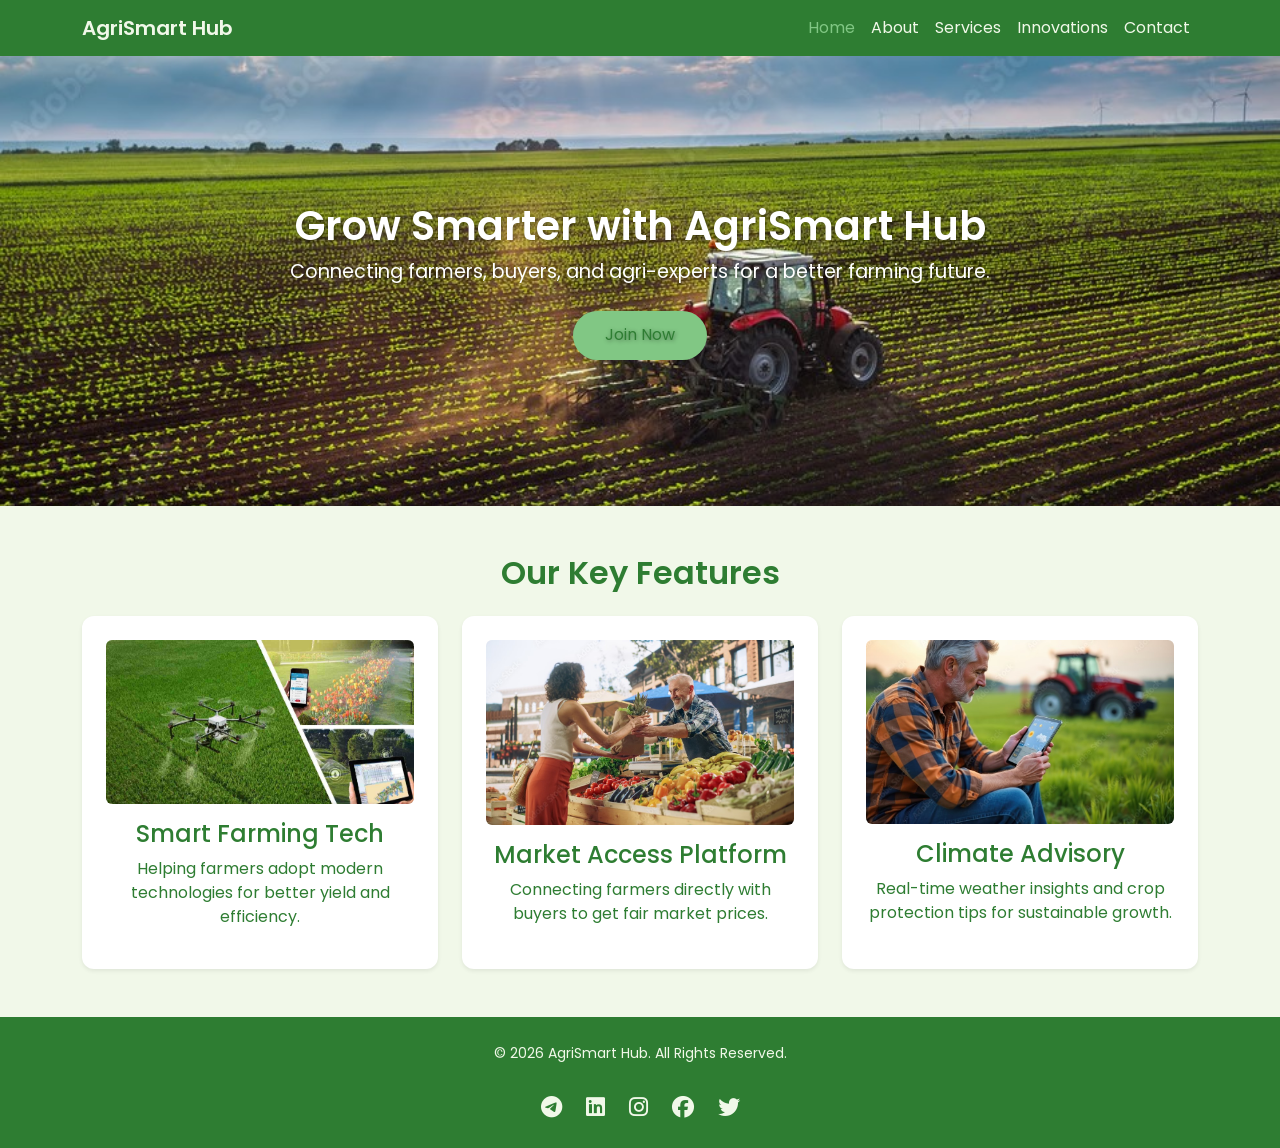
<file: index.html>
<!doctype html>
<html lang="en">
<head>
  <meta charset="UTF-8">
  <meta name="viewport" content="width=device-width, initial-scale=1.0">
  <meta name="description" content="AgriSmart Hub - connecting farmers, buyers and experts for smarter agriculture.">
  <title>AgriSmart Hub | Home</title>

  <link href="https://cdn.jsdelivr.net/npm/bootstrap@5.3.0/dist/css/bootstrap.min.css" rel="stylesheet">
  <link href="https://cdn.jsdelivr.net/npm/bootstrap-icons@1.10.5/font/bootstrap-icons.css" rel="stylesheet">
  <link href="https://fonts.googleapis.com/css2?family=Poppins:wght@400;600&display=swap" rel="stylesheet">
  <link rel="stylesheet" href="https://cdnjs.cloudflare.com/ajax/libs/font-awesome/6.5.0/css/all.min.css">
  <link rel="stylesheet" href="style.css">
</head>
<body>

  <nav class="navbar navbar-expand-lg main-navbar sticky-top">
    <div class="container">
      <a class="navbar-brand site-logo" href="index.html">AgriSmart Hub</a>
      <button class="navbar-toggler" type="button" data-bs-toggle="collapse" data-bs-target="#menuBar">
        <span class="navbar-toggler-icon"></span>
      </button>
      <div class="collapse navbar-collapse" id="menuBar">
        <ul class="navbar-nav ms-auto nav-links">
          <li class="nav-item"><a class="nav-link active" href="index.html">Home</a></li>
          <li class="nav-item"><a class="nav-link" href="about.html">About</a></li>
          <li class="nav-item"><a class="nav-link" href="services.html">Services</a></li>
          <li class="nav-item"><a class="nav-link" href="innovations.html">Innovations</a></li>
          <li class="nav-item"><a class="nav-link" href="contact.html">Contact</a></li>
        </ul>
      </div>
    </div>
  </nav>

 
 <section class="hero text-center d-flex align-items-center" style="background-image: url('images/main1.jpeg');">
    <div class="container">
      <h1 class="hero-title">Grow Smarter with AgriSmart Hub</h1>
      <p class="hero-text">Connecting farmers, buyers, and agri-experts for a better farming future.</p>
      <a href="about.html" class="btn join-btn">Join Now</a>
    </div>
  </section>
  
  <section class="features py-5 text-center">
    <div class="container">
      <h2 class="section-title mb-4">Our Key Features</h2>
      <div class="row g-4">
        <div class="col-md-4">
          <div class="feature-card p-4 shadow-sm h-100">
            <img src="images/home1.png" class="img-fluid rounded mb-3" alt="">
            <h4>Smart Farming Tech</h4>
            <p>Helping farmers adopt modern technologies for better yield and efficiency.</p>
          </div>
        </div>

        <div class="col-md-4">
          <div class="feature-card p-4 shadow-sm h-100">
            <img src="images/home2.jpeg" class="img-fluid rounded mb-3" alt="">
            <h4>Market Access Platform</h4>
            <p>Connecting farmers directly with buyers to get fair market prices.</p>
          </div>
        </div>

        <div class="col-md-4">
          <div class="feature-card p-4 shadow-sm h-100">
            <img src="images/home3.jpeg" class="img-fluid rounded mb-3" alt="">
            <h4>Climate Advisory</h4>
            <p>Real-time weather insights and crop protection tips for sustainable growth.</p>
          </div>
        </div>
      </div>
    </div>
  </section>


  <footer class="footer py-3">
    <div class="container text-center">
      <div class="py-2">
        <small>© <span class="year"></span> AgriSmart Hub. All Rights Reserved.</small>
      </div>
      <div class="py-2 social-icons">
        <a href="#" target="_blank"><i class="fab fa-telegram"></i></a>
        <a href="#" target="_blank"><i class="fab fa-linkedin"></i></a>
        <a href="#" target="_blank"><i class="fab fa-instagram"></i></a>
        <a href="#" target="_blank"><i class="fab fa-facebook"></i></a>
        <a href="#" target="_blank"><i class="fab fa-twitter"></i></a>
      </div>
    </div>
  </footer>

  <script src="https://cdn.jsdelivr.net/npm/bootstrap@5.3.0/dist/js/bootstrap.bundle.min.js"></script>
  <script>
    document.querySelectorAll(".year").forEach(y => {
      y.textContent = new Date().getFullYear();
    });
  </script>

</body>
</html>
</file>
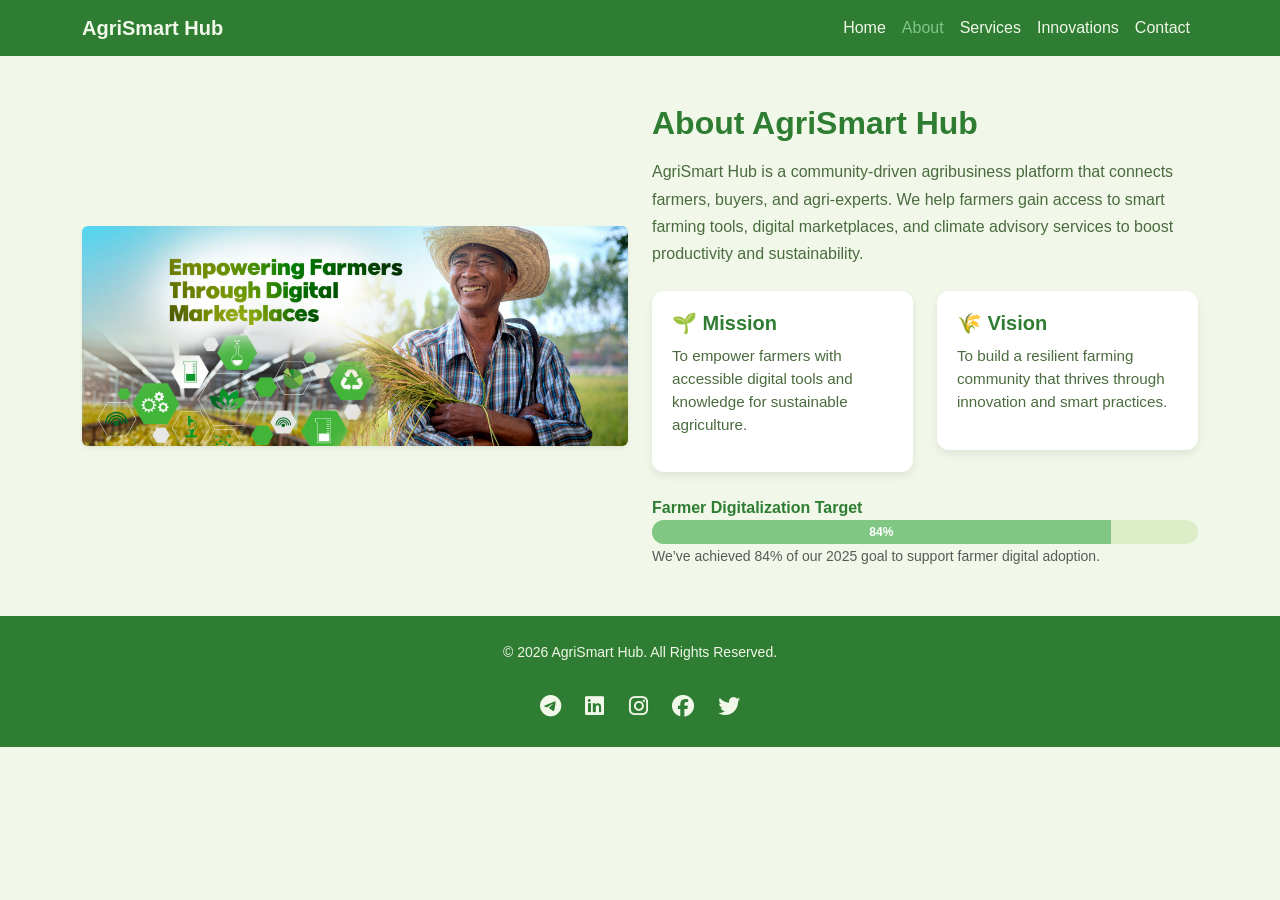
<file: about.html>
<!doctype html>
<html lang="en">
<head>
  <meta charset="utf-8">
  <meta name="viewport" content="width=device-width, initial-scale=1">
  <title>About — AgriSmart Hub</title>


  <link href="https://cdn.jsdelivr.net/npm/bootstrap@5.3.2/dist/css/bootstrap.min.css" rel="stylesheet">

  
  <link rel="stylesheet" href="https://cdnjs.cloudflare.com/ajax/libs/font-awesome/6.5.0/css/all.min.css">

  <link rel="stylesheet" href="style.css">
</head>
<body>


  <nav class="navbar navbar-expand-lg navbar-dark sticky-top main-navbar">
    <div class="container">
      <a class="navbar-brand site-logo" href="index.html">AgriSmart Hub</a>
      <button class="navbar-toggler" type="button" data-bs-toggle="collapse" data-bs-target="#mainNav">
        <span class="navbar-toggler-icon"></span>
      </button>

      <div class="collapse navbar-collapse" id="mainNav">
        <ul class="navbar-nav ms-auto">
          <li class="nav-item"><a class="nav-link" href="index.html">Home</a></li>
          <li class="nav-item"><a class="nav-link active" href="about.html">About</a></li>
          <li class="nav-item"><a class="nav-link" href="services.html">Services</a></li>
          <li class="nav-item"><a class="nav-link" href="innovations.html">Innovations</a></li>
          <li class="nav-item"><a class="nav-link" href="contact.html">Contact</a></li>
        </ul>
      </div>
    </div>
  </nav>


  <section class="about-section py-5">
    <div class="container">
      <div class="row align-items-center g-4">
        <div class="col-md-6">
          <img src="images/about.png" alt="Our team on the field" class="about-img img-fluid rounded shadow-sm">
        </div>
        <div class="col-md-6">
          <h2 class="about-title mb-3">About AgriSmart Hub</h2>
          <p class="about-text">AgriSmart Hub is a community-driven agribusiness platform that connects farmers, buyers, and agri-experts. We help farmers gain access to smart farming tools, digital marketplaces, and climate advisory services to boost productivity and sustainability.</p>

          <div class="row mt-4">
            <div class="col-sm-6">
              <div class="info-card">
                <h5>🌱 Mission</h5>
                <p>To empower farmers with accessible digital tools and knowledge for sustainable agriculture.</p>
              </div>
            </div>
            <div class="col-sm-6">
              <div class="info-card">
                <h5>🌾 Vision</h5>
                <p>To build a resilient farming community that thrives through innovation and smart practices.</p>
              </div>
            </div>
          </div>

        
          <div class="progress-section mt-4">
            <label class="fw-semibold">Farmer Digitalization Target</label>
            <div class="progress rounded-pill" style="height: 24px;">
              <div class="progress-bar" role="progressbar" style="width: 84%;" aria-valuenow="84" aria-valuemin="0" aria-valuemax="100">84%</div>
            </div>
            <small class="text-muted">We’ve achieved 84% of our 2025 goal to support farmer digital adoption.</small>
          </div>
        </div>
      </div>
    </div>
  </section>

  <footer class="footer py-3">
    <div class="container text-center">
      <div class="py-2">
        <small>© <span class="year"></span> AgriSmart Hub. All Rights Reserved.</small>
      </div>

      <div class="py-2 social-icons">
        <a href="https://telegram.org/" target="_blank"><i class="fab fa-telegram"></i></a>
        <a href="https://linkedin.com/" target="_blank"><i class="fab fa-linkedin"></i></a>
        <a href="https://instagram.com/" target="_blank"><i class="fab fa-instagram"></i></a>
        <a href="https://facebook.com/" target="_blank"><i class="fab fa-facebook"></i></a>
        <a href="https://twitter.com/" target="_blank"><i class="fab fa-twitter"></i></a>
      </div>
    </div>
  </footer>

  <script src="https://cdn.jsdelivr.net/npm/bootstrap@5.3.2/dist/js/bootstrap.bundle.min.js"></script>
  <script>
    document.querySelectorAll(".year").forEach(y => {
      y.textContent = new Date().getFullYear();
    });
  </script>

</body>
</html>
</file>
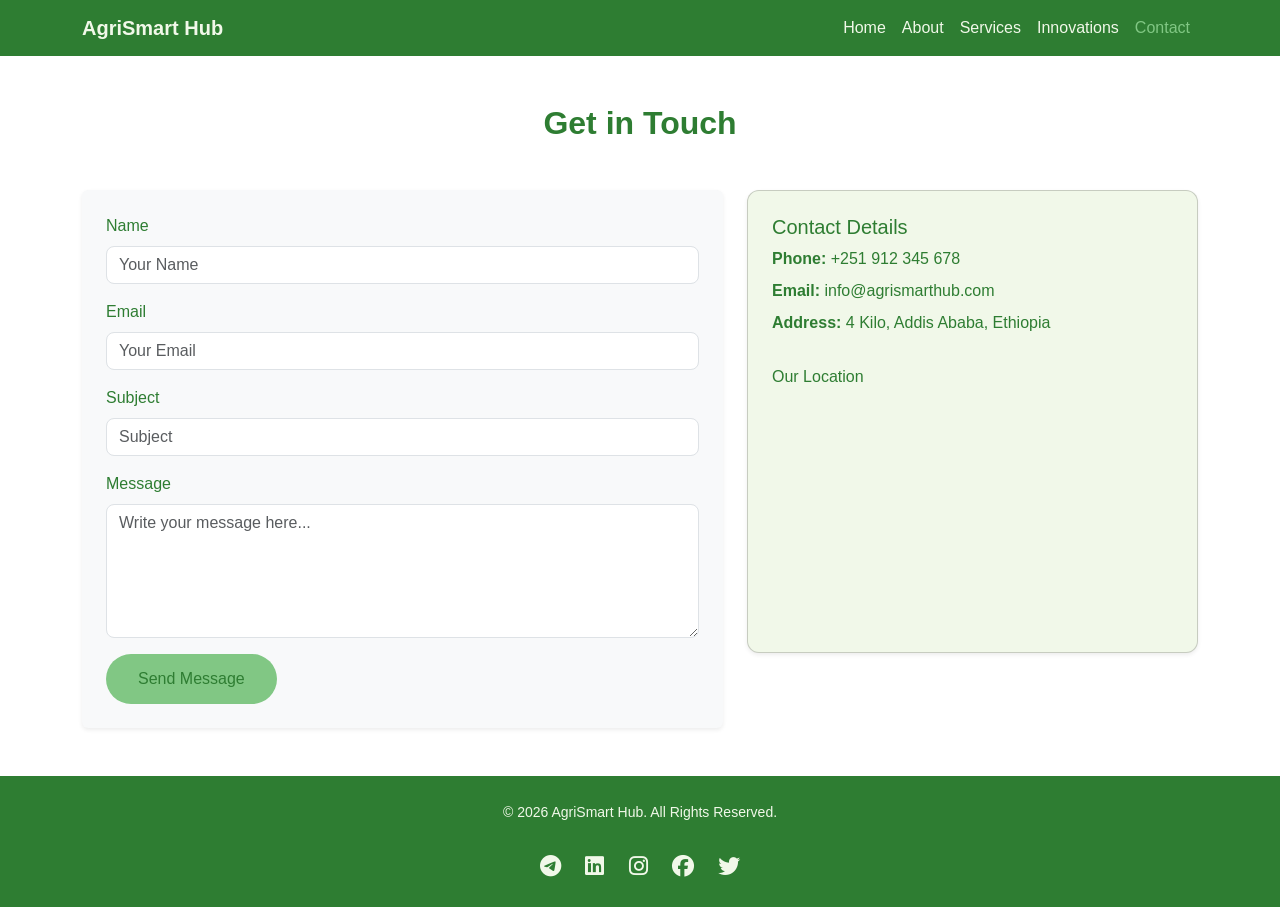
<file: contact.html>
<!doctype html>
<html lang="en">
<head>
  <meta charset="UTF-8">
  <meta name="viewport" content="width=device-width, initial-scale=1">
  <title>Contact — AgriSmart Hub</title>
 
  <link href="https://cdn.jsdelivr.net/npm/bootstrap@5.3.2/dist/css/bootstrap.min.css" rel="stylesheet">
 
  <link rel="stylesheet" href="https://cdnjs.cloudflare.com/ajax/libs/font-awesome/6.5.0/css/all.min.css">

  <link rel="stylesheet" href="style.css">
</head>
<body>


  <nav class="navbar navbar-expand-lg navbar-dark sticky-top main-navbar">
    <div class="container">
      <a class="navbar-brand site-logo" href="index.html">AgriSmart Hub</a>
      <button class="navbar-toggler" type="button" data-bs-toggle="collapse" data-bs-target="#mainNav">
        <span class="navbar-toggler-icon"></span>
      </button>
      <div class="collapse navbar-collapse" id="mainNav">
        <ul class="navbar-nav ms-auto">
          <li class="nav-item"><a class="nav-link" href="index.html">Home</a></li>
          <li class="nav-item"><a class="nav-link" href="about.html">About</a></li>
          <li class="nav-item"><a class="nav-link" href="services.html">Services</a></li>
          <li class="nav-item"><a class="nav-link" href="innovations.html">Innovations</a></li>
          <li class="nav-item"><a class="nav-link active" href="contact.html">Contact</a></li>
        </ul>
      </div>
    </div>
  </nav>

  <section class="section py-5 bg-white">
    <div class="container">
      <h2 class="section-title text-center mb-5">Get in Touch</h2>
      <div class="row g-4">
      
        <div class="col-lg-7">
          <form class="contact-form p-4 rounded shadow-sm bg-light">
            <div class="mb-3">
              <label for="name" class="form-label">Name</label>
              <input type="text" class="form-control" id="name" placeholder="Your Name">
            </div>
            <div class="mb-3">
              <label for="email" class="form-label">Email</label>
              <input type="email" class="form-control" id="email" placeholder="Your Email">
            </div>
            <div class="mb-3">
              <label for="subject" class="form-label">Subject</label>
              <input type="text" class="form-control" id="subject" placeholder="Subject">
            </div>
            <div class="mb-3">
              <label for="message" class="form-label">Message</label>
              <textarea class="form-control" id="message" rows="5" placeholder="Write your message here..."></textarea>
            </div>
            <button type="submit" class="btn btn-submit">Send Message</button>
          </form>
        </div>

        
        <div class="col-lg-5">
          <div class="card p-4 shadow-sm contact-sidebar">
            <h5>Contact Details</h5>
            <p><strong>Phone:</strong> +251 912 345 678</p>
            <p><strong>Email:</strong> info@agrismarthub.com</p>
            <p><strong>Address:</strong> 4 Kilo, Addis Ababa, Ethiopia</p>
            <h6 class="mt-4">Our Location</h6>
            <div class="ratio ratio-16x9 mt-2">
               <iframe 
                   src="https://www.google.com/maps/embed?pb=!1m18!1m12!1m3!1d3980.5!2d38.7605!3d9.0344!2m3!1f0!2f0!3f0!3m2!1i1024!2i768!4f13.1!3m3!1m2!1s0x164b8a1a1234567%3A0xabcdef1234567890!2sAddis%20Ababa%20University%204%20Kilo%20Campus!5e0!3m2!1sen!2set!4v1700000000000" 
                    width="100%" 
                    height="100%" 
                    style="border:0;" 
                    allowfullscreen="" 
                    loading="lazy">
                </iframe>
            </div>
          </div>
        </div>

      </div>
    </div>
  </section>


  <footer class="footer py-3">
    <div class="container text-center">
      <div class="py-2">
        <small>© <span class="year"></span> AgriSmart Hub. All Rights Reserved.</small>
      </div>
      
      <div class="py-2 social-icons">
        <a href="https://telegram.org/" target="_blank"><i class="fab fa-telegram"></i></a>
        <a href="https://linkedin.com/" target="_blank"><i class="fab fa-linkedin"></i></a>
        <a href="https://instagram.com/" target="_blank"><i class="fab fa-instagram"></i></a>
        <a href="https://facebook.com/" target="_blank"><i class="fab fa-facebook"></i></a>
        <a href="https://twitter.com/" target="_blank"><i class="fab fa-twitter"></i></a>
      </div>
    </div>
  </footer>

 
  <script src="https://cdn.jsdelivr.net/npm/bootstrap@5.3.2/dist/js/bootstrap.bundle.min.js"></script>
  <script>
    document.querySelectorAll(".year").forEach(y => {
      y.textContent = new Date().getFullYear();
    });
  </script>

</body>
</html>
</file>
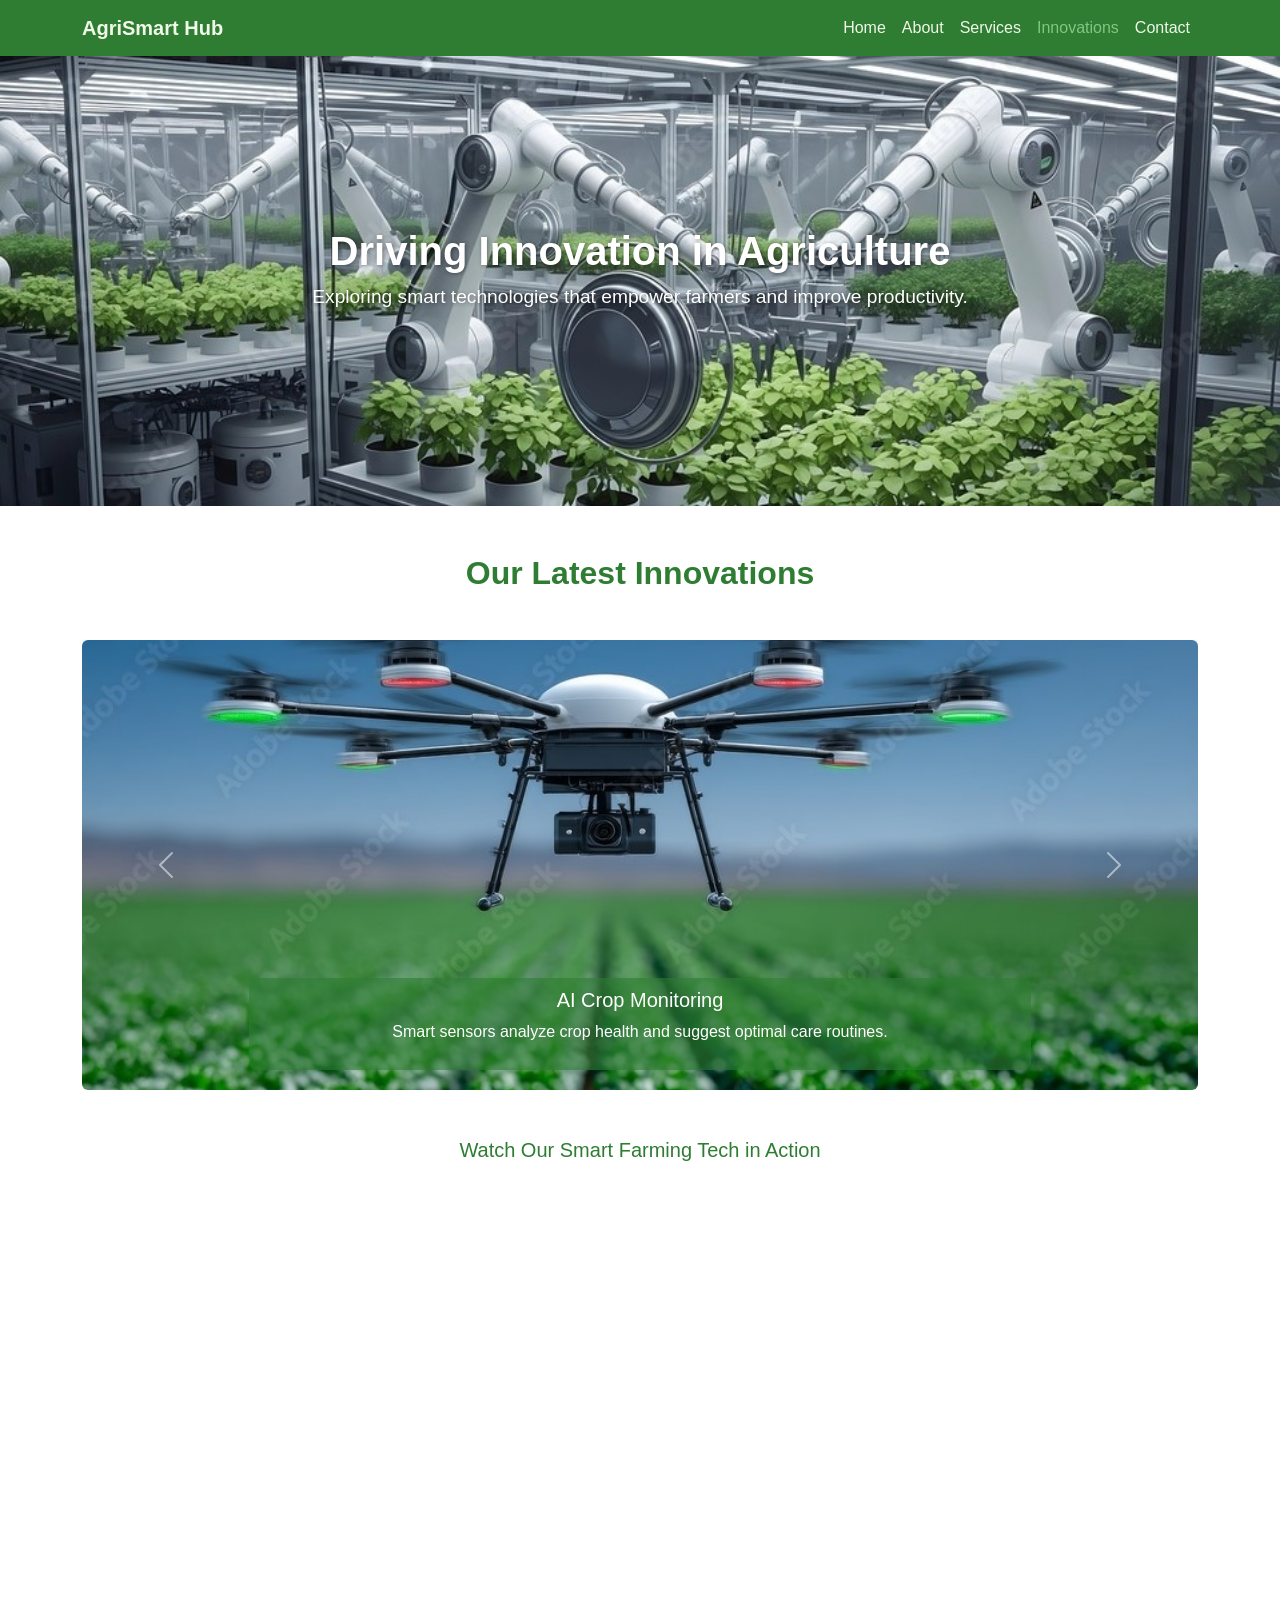
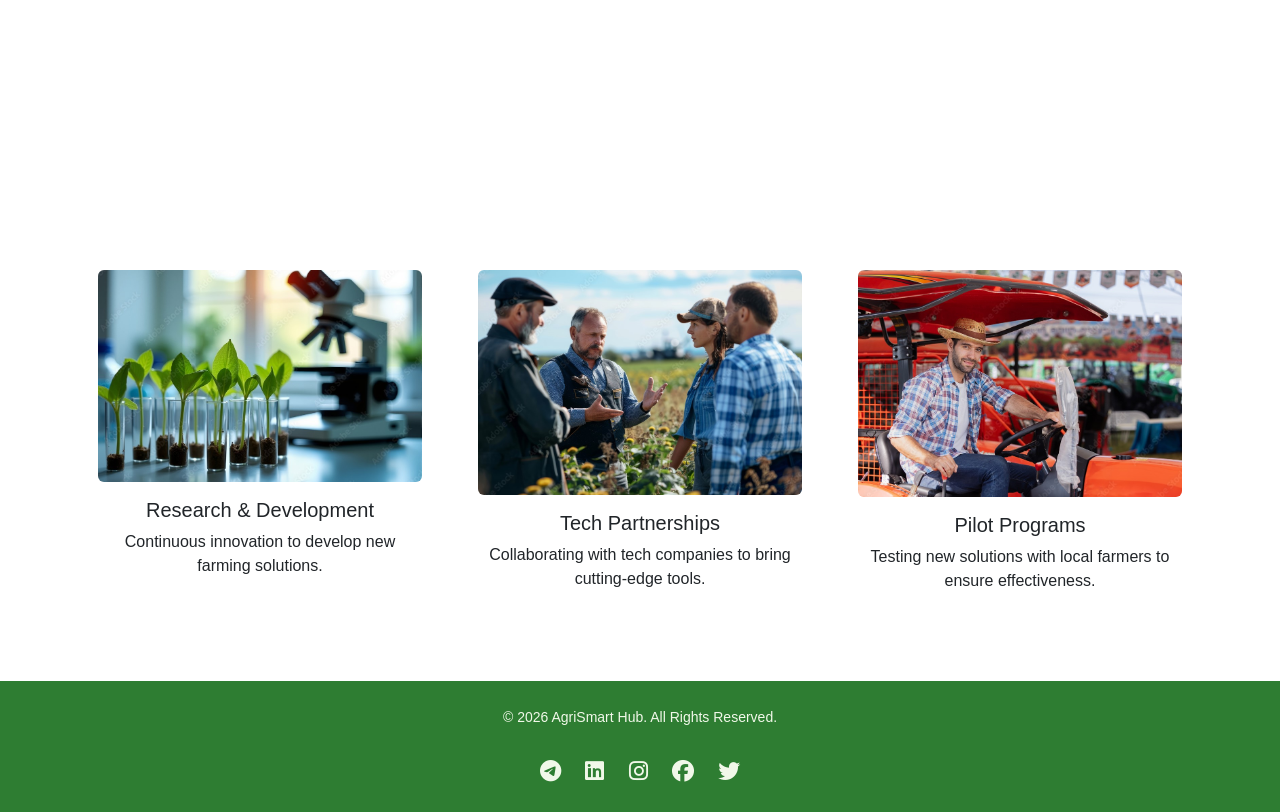
<file: innovations.html>
<!doctype html>
<html lang="en">
<head>
  <meta charset="utf-8">
  <meta name="viewport" content="width=device-width, initial-scale=1">
  <title>Innovations — AgriSmart Hub</title>

  <link href="https://cdn.jsdelivr.net/npm/bootstrap@5.3.2/dist/css/bootstrap.min.css" rel="stylesheet">

  <link rel="stylesheet" href="https://cdnjs.cloudflare.com/ajax/libs/font-awesome/6.5.0/css/all.min.css">

  <link rel="stylesheet" href="style.css">
</head>
<body>

  <nav class="navbar navbar-expand-lg navbar-dark sticky-top main-navbar">
    <div class="container">
      <a class="navbar-brand site-logo" href="index.html">AgriSmart Hub</a>
      <button class="navbar-toggler" type="button" data-bs-toggle="collapse" data-bs-target="#mainNav">
        <span class="navbar-toggler-icon"></span>
      </button>
      <div class="collapse navbar-collapse" id="mainNav">
        <ul class="navbar-nav ms-auto">
          <li class="nav-item"><a class="nav-link" href="index.html">Home</a></li>
          <li class="nav-item"><a class="nav-link" href="about.html">About</a></li>
          <li class="nav-item"><a class="nav-link" href="services.html">Services</a></li>
          <li class="nav-item"><a class="nav-link active" href="innovations.html">Innovations</a></li>
          <li class="nav-item"><a class="nav-link" href="contact.html">Contact</a></li>
        </ul>
      </div>
    </div>
  </nav>


  <section class="hero py-5" style="background-image: url('images/main2.jpeg'); background-size: cover; background-position: center;">
    <div class="container text-center text-white">
      <h1 class="hero-title">Driving Innovation in Agriculture</h1>
      <p class="hero-text">Exploring smart technologies that empower farmers and improve productivity.</p>
    </div>
  </section>


  <section class="section bg-white py-5">
    <div class="container">
      <h2 class="section-title text-center mb-5">Our Latest Innovations</h2>
      <div id="innovationCarousel" class="carousel slide mb-5" data-bs-ride="carousel">
        <div class="carousel-inner">
          <div class="carousel-item active">
            <img src="images/inno1.jpeg" class="d-block w-100 rounded" alt="AI Crop Monitoring">
            <div class="carousel-caption d-none d-md-block">
              <h5>AI Crop Monitoring</h5>
              <p>Smart sensors analyze crop health and suggest optimal care routines.</p>
            </div>
          </div>
          <div class="carousel-item">
            <img src="images/inno2.jpeg" class="d-block w-100 rounded" alt="Automated Greenhouse">
            <div class="carousel-caption d-none d-md-block">
              <h5>Automated Greenhouse Systems</h5>
              <p>Control temperature, humidity, and irrigation for year-round growth.</p>
            </div>
          </div>
          <div class="carousel-item">
            <img src="images/inno3.jpeg" class="d-block w-100 rounded" alt="Soil Sensor Tech">
            <div class="carousel-caption d-none d-md-block">
              <h5>Sensor-Driven Soil Analysis</h5>
              <p>Real-time soil data helps farmers optimize fertilization and watering.</p>
            </div>
          </div>
        </div>
        <button class="carousel-control-prev" type="button" data-bs-target="#innovationCarousel" data-bs-slide="prev">
          <span class="carousel-control-prev-icon" aria-hidden="true"></span>
          <span class="visually-hidden">Previous</span>
        </button>
        <button class="carousel-control-next" type="button" data-bs-target="#innovationCarousel" data-bs-slide="next">
          <span class="carousel-control-next-icon" aria-hidden="true"></span>
          <span class="visually-hidden">Next</span>
        </button>
      </div>

      
      <div class="text-center mb-5">
        <h5 class="mb-3">Watch Our Smart Farming Tech in Action</h5>
        <div class="ratio ratio-16x9">
          <iframe width="100%" height="100%" src="https://www.youtube.com/embed/8Cda6QTnfbY?si=0ltB2UNe9XXfOIc9" title="YouTube video player" frameborder="0" allow="accelerometer; autoplay; clipboard-write; encrypted-media; gyroscope; picture-in-picture; web-share" referrerpolicy="strict-origin-when-cross-origin" allowfullscreen></iframe>
        </div>
      </div>

      <div class="row text-center">
        <div class="col-md-4 mb-4">
          <div class="card highlight-card h-100 p-3">
            <img src="images/inno4.jpeg" class="card-img-top rounded mb-3" alt="Research & Development">
            <h5 class="card-title">Research & Development</h5>
            <p class="card-text">Continuous innovation to develop new farming solutions.</p>
          </div>
        </div>
        <div class="col-md-4 mb-4">
          <div class="card highlight-card h-100 p-3">
            <img src="images/inno5.jpeg" class="card-img-top rounded mb-3" alt="Tech Partnerships">
            <h5 class="card-title">Tech Partnerships</h5>
            <p class="card-text">Collaborating with tech companies to bring cutting-edge tools.</p>
          </div>
        </div>
        <div class="col-md-4 mb-4">
          <div class="card highlight-card h-100 p-3">
            <img src="images/inno6.jpeg" class="card-img-top rounded mb-3" alt="Pilot Programs">
            <h5 class="card-title">Pilot Programs</h5>
            <p class="card-text">Testing new solutions with local farmers to ensure effectiveness.</p>
          </div>
        </div>
      </div>
    </div>
  </section>

  <footer class="footer py-3">
    <div class="container text-center">
      <div class="py-2">
        <small>© <span class="year"></span> AgriSmart Hub. All Rights Reserved.</small>
      </div>

      <div class="py-2 social-icons">
        <a href="https://telegram.org/" target="_blank"><i class="fab fa-telegram"></i></a>
        <a href="https://linkedin.com/" target="_blank"><i class="fab fa-linkedin"></i></a>
        <a href="https://instagram.com/" target="_blank"><i class="fab fa-instagram"></i></a>
        <a href="https://facebook.com/" target="_blank"><i class="fab fa-facebook"></i></a>
        <a href="https://twitter.com/" target="_blank"><i class="fab fa-twitter"></i></a>
      </div>
    </div>
  </footer>


  <script src="https://cdn.jsdelivr.net/npm/bootstrap@5.3.2/dist/js/bootstrap.bundle.min.js"></script>
  <script>
    document.querySelectorAll(".year").forEach(y => {
      y.textContent = new Date().getFullYear();
    });
  </script>

</body>
</html>
</file>
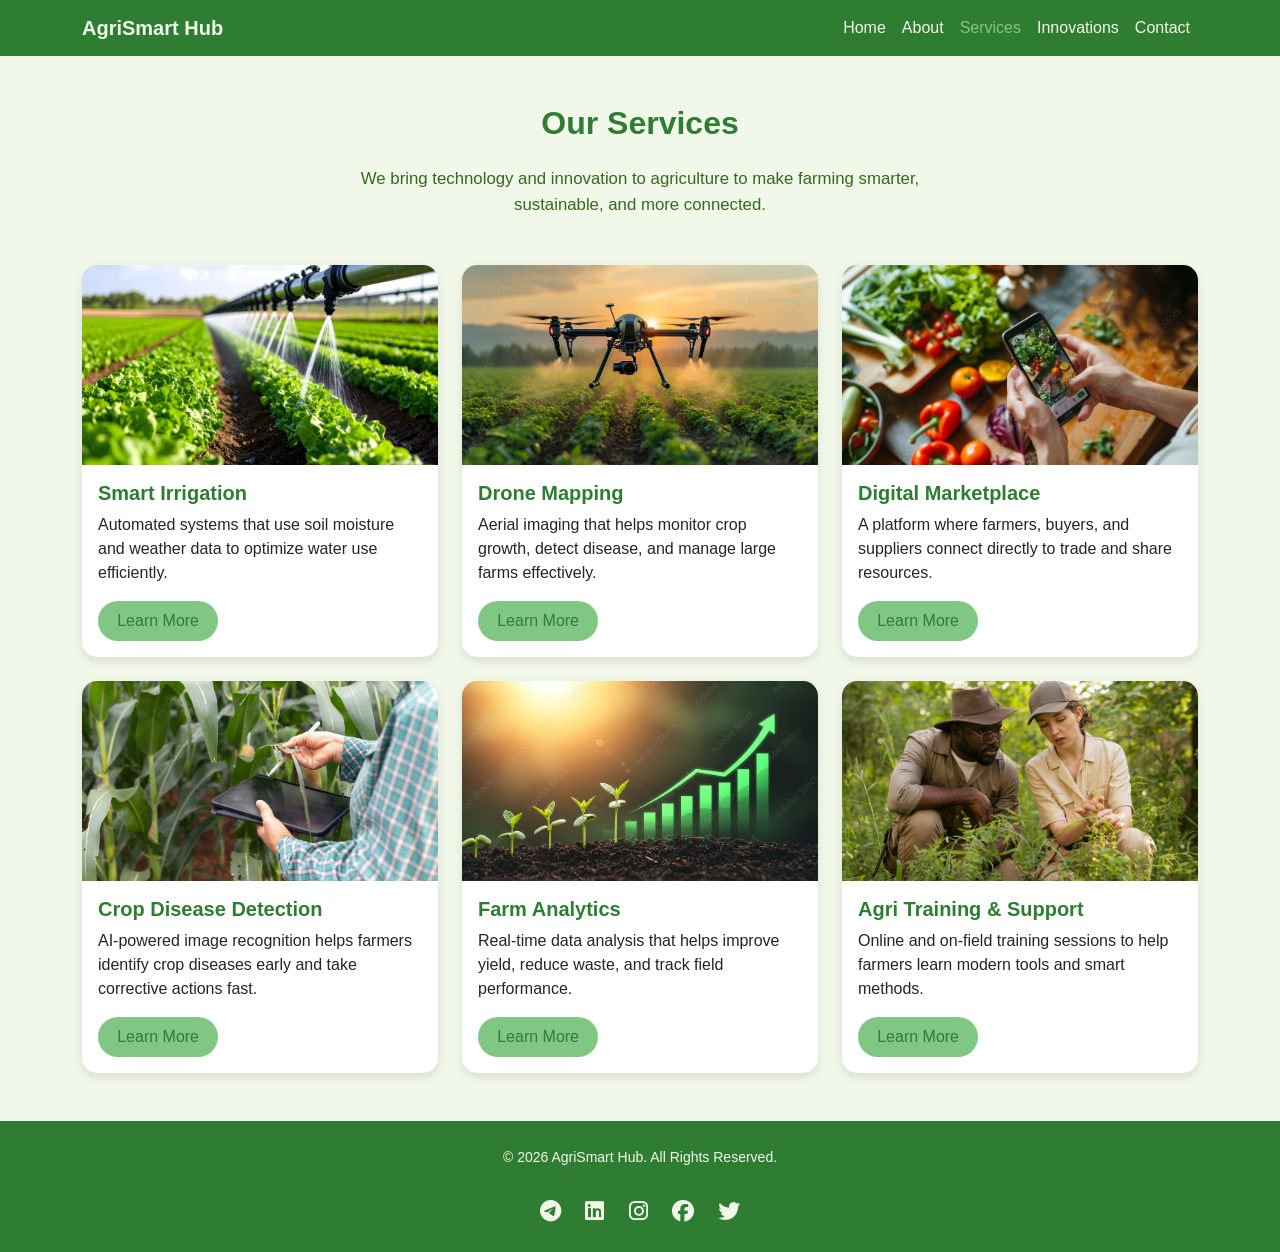
<file: services.html>
<!doctype html>
<html lang="en">
<head>
  <meta charset="utf-8">
  <meta name="viewport" content="width=device-width, initial-scale=1">
  <title>Services — AgriSmart Hub</title>

  <link href="https://cdn.jsdelivr.net/npm/bootstrap@5.3.2/dist/css/bootstrap.min.css" rel="stylesheet">

  
  <link rel="stylesheet" href="https://cdnjs.cloudflare.com/ajax/libs/font-awesome/6.5.0/css/all.min.css">


  <link rel="stylesheet" href="style.css">
</head>
<body>
 
  <nav class="navbar navbar-expand-lg navbar-dark sticky-top main-navbar">
    <div class="container">
      <a class="navbar-brand site-logo" href="index.html">AgriSmart Hub</a>
      <button class="navbar-toggler" type="button" data-bs-toggle="collapse" data-bs-target="#mainNav">
        <span class="navbar-toggler-icon"></span>
      </button>
      <div class="collapse navbar-collapse" id="mainNav">
        <ul class="navbar-nav ms-auto">
          <li class="nav-item"><a class="nav-link" href="index.html">Home</a></li>
          <li class="nav-item"><a class="nav-link" href="about.html">About</a></li>
          <li class="nav-item"><a class="nav-link active" href="services.html">Services</a></li>
          <li class="nav-item"><a class="nav-link" href="innovations.html">Innovations</a></li>
          <li class="nav-item"><a class="nav-link" href="contact.html">Contact</a></li>
        </ul>
      </div>
    </div>
  </nav>

  <section class="services py-5">
    <div class="container">
      <h2 class="text-center section-title mb-4">Our Services</h2>
      <p class="text-center section-subtitle mb-5">We bring technology and innovation to agriculture to make farming smarter, sustainable, and more connected.</p>

      <div class="row g-4">
        <div class="col-md-4">
          <div class="card service-card h-100">
            <img src="images/iri1.jpeg" class="card-img-top" alt="Smart Irrigation">
            <div class="card-body">
              <h5 class="card-title">Smart Irrigation</h5>
              <p class="card-text">Automated systems that use soil moisture and weather data to optimize water use efficiently.</p>
              <a href="#" class="btn btn-learn">Learn More</a>
            </div>
          </div>
        </div>

        <div class="col-md-4">
          <div class="card service-card h-100">
            <img src="images/drone2.jpeg" class="card-img-top" alt="Drone Mapping">
            <div class="card-body">
              <h5 class="card-title">Drone Mapping</h5>
              <p class="card-text">Aerial imaging that helps monitor crop growth, detect disease, and manage large farms effectively.</p>
              <a href="#" class="btn btn-learn">Learn More</a>
            </div>
          </div>
        </div>

        <div class="col-md-4">
          <div class="card service-card h-100">
            <img src="images/market3.jpeg" class="card-img-top" alt="Digital Marketplace">
            <div class="card-body">
              <h5 class="card-title">Digital Marketplace</h5>
              <p class="card-text">A platform where farmers, buyers, and suppliers connect directly to trade and share resources.</p>
              <a href="#" class="btn btn-learn">Learn More</a>
            </div>
          </div>
        </div>

        <div class="col-md-4">
          <div class="card service-card h-100">
            <img src="images/diseases4.jpeg" class="card-img-top" alt="Crop Disease Detection">
            <div class="card-body">
              <h5 class="card-title">Crop Disease Detection</h5>
              <p class="card-text">AI-powered image recognition helps farmers identify crop diseases early and take corrective actions fast.</p>
              <a href="#" class="btn btn-learn">Learn More</a>
            </div>
          </div>
        </div>

        <div class="col-md-4">
          <div class="card service-card h-100">
            <img src="images/analytics5.jpeg" class="card-img-top" alt="Farm Analytics">
            <div class="card-body">
              <h5 class="card-title">Farm Analytics</h5>
              <p class="card-text">Real-time data analysis that helps improve yield, reduce waste, and track field performance.</p>
              <a href="#" class="btn btn-learn">Learn More</a>
            </div>
          </div>
        </div>

        <div class="col-md-4">
          <div class="card service-card h-100">
            <img src="images/training6.png" class="card-img-top" alt="Agri Training">
            <div class="card-body">
              <h5 class="card-title">Agri Training & Support</h5>
              <p class="card-text">Online and on-field training sessions to help farmers learn modern tools and smart methods.</p>
              <a href="#" class="btn btn-learn">Learn More</a>
            </div>
          </div>
        </div>

      </div>
    </div>
  </section>


  <footer class="footer py-3">
    <div class="container text-center">
      <div class="py-2">
        <small>© <span class="year"></span> AgriSmart Hub. All Rights Reserved.</small>
      </div>

    
      <div class="py-2 social-icons">
        <a href="#" target="_blank"><i class="fab fa-telegram"></i></a>
        <a href="#" target="_blank"><i class="fab fa-linkedin"></i></a>
        <a href="#" target="_blank"><i class="fab fa-instagram"></i></a>
        <a href="#" target="_blank"><i class="fab fa-facebook"></i></a>
        <a href="#" target="_blank"><i class="fab fa-twitter"></i></a>
      </div>
    </div>
  </footer>


  <script src="https://cdn.jsdelivr.net/npm/bootstrap@5.3.0/dist/js/bootstrap.bundle.min.js"></script>


  <script>
    document.querySelectorAll(".year").forEach(y => {
      y.textContent = new Date().getFullYear();
    });
  </script>

</body>
</html>
</file>
<file: style.css>
body {
  font-family: 'Poppins', sans-serif;
  background-color: #f1f8e9;
  color: #2e7d32;
}

.main-navbar {
  background-color: #2e7d32;
}
.site-logo {
  font-weight: 600;
  color: #f1f8e9;
}

.nav-link {
  color: #f1f8e9 !important;
  transition: 0.3s;
}

.nav-link:hover, .nav-link.active {
  color: #81c784 !important;
}


.hero {
  background-size: cover;
  background-position: center;
  color: white;
  height: 90vh;
  text-shadow: 1px 1px 4px rgba(0,0,0,0.4);
}
.hero-title {
  font-size: 2.5rem;
  font-weight: 600;
}
.hero-text {
  font-size: 1.1rem;
  margin-bottom: 1.5rem;
}

.join-btn {
  background-color: #81c784;
  color: #2e7d32;
  border: none;
  padding: 0.8rem 2rem;
  border-radius: 25px;
}

.join-btn:hover {
  background-color: #2e7d32;
  color: #f1f8e9;
}


.section-title {
  font-weight: 600;
}

.feature-card {
  background: #fff;
  border-radius: 12px;
  transition: all 0.3s ease;
}

.feature-card:hover {
  transform: translateY(-5px);
}


.footer {
    background-color: #2e7d32; 
    color: #f1f8e9;            
    padding: 20px 0;
    text-align: center;       
}

.footer .social-icons {
    margin-top: 10px;
}

.footer .social-icons a {
    color: #f1f8e9;      
    font-size: 22px;      
    margin: 0 10px;       
    display: inline-block;
    transition: 0.3s;    
}

.footer .social-icons a:hover {
    color: #81c784;       
    transform: scale(1.2); 
}




/* ===== ABOUT PAGE ===== */
.about-section {
  background-color: #f1f8e9;
  color: #2e7d32;
}

.about-img {
   width: 100%;         
  height: 100%;      
  object-fit: cover;
  border-radius: 12px;
  transition: transform 0.4s ease;
}
.about-img:hover {
  transform: scale(1.03);
}

 .about-title {
  font-weight: 600;
  color: #2e7d32;
} 

.about-text {
  color: #4a6b3e;
  line-height: 1.7;
}

.info-card {
  background: #ffffff;
  border-radius: 12px;
  padding: 20px;
  box-shadow: 0 4px 8px rgba(0,0,0,0.08);
  transition: all 0.3s ease;
}

.info-card:hover {
  transform: translateY(-6px);
  box-shadow: 0 6px 14px rgba(0,0,0,0.15);
}

.info-card h5 {
  color: #2e7d32;
  font-weight: 600;
  margin-bottom: 10px;
}

.info-card p {
  color: #4a6b3e;
  font-size: 0.95rem;
}

 .progress-section {
  margin-top: 30px;
} 

 .progress {
  background-color: #dcedc8;
}  

.progress-bar {
  background-color: #81c784;
  font-weight: 600;
  transition: width 1s ease-in-out;
}


/* ===== SERVICES PAGE ===== */
 .services {
  background-color: #f1f8e9;
  color: #2e7d32;
} 

.section-title {
  font-weight: 700;
  color: #1b5e20;
}

.section-subtitle {
  color: #33691e;
  font-size: 1.05rem;
  max-width: 650px;
  margin: 0 auto;
    text-align: center;
}

.service-card {
  border: none;
  border-radius: 15px;
  overflow: hidden;
  box-shadow: 0 4px 10px rgba(0, 0, 0, 0.1);
  transition: all 0.3s ease;
}

.service-card:hover {
  transform: translateY(-5px);
  box-shadow: 0 6px 20px rgba(0, 0, 0, 0.15);
}

.service-card img {
  height: 200px;
  object-fit: cover;
}

.service-card .card-title {
  color: #2e7d32;
  font-weight: 600;
}

.btn-learn {
  background-color: #81c784;
  color: #2e7d32;
  border: none;
  border-radius: 25px;
  padding: 0.5rem 1.2rem;
  transition: 0.3s;
}

.btn-learn:hover {
  background-color: #2e7d32;
  color: #f1f8e9;
}


/* ===== INNOVATIONS PAGE ===== */

.hero {
  height: 50vh;
  display: flex;
  align-items: center;
  justify-content: center;
  text-shadow: 1px 1px 4px rgba(0,0,0,0.4);
}

.hero-title {
  font-size: 2.5rem;
  font-weight: 600;
}

.hero-text {
  font-size: 1.2rem;
}


.section-title {
  font-weight: 600;
  color: #2e7d32;
} 

.carousel-inner img {
  max-height: 450px;
  object-fit: cover;
  border-radius: 12px;
  
}


.carousel-caption {
  background-color: rgba(46, 125, 50, 0.6);
  border-radius: 8px;
  padding: 10px;
}

.ratio iframe {
  border-radius: 12px;
}

.highlight-card {
  border: none;
  transition: transform 0.3s ease;
}

.highlight-card:hover {
  transform: translateY(-5px);
}

/* ===== CONTACT PAGE ===== */
.contact-form {
  background-color: #f1f8e9;
  border-radius: 12px;
}

.contact-form input,
.contact-form textarea {
  border-radius: 8px;
}

.btn-submit {
  background-color: #81c784;
  color: #2e7d32;
  border: none;
  padding: 0.8rem 2rem;
  border-radius: 25px;
  transition: 0.3s;
}

.btn-submit:hover {
  background-color: #2e7d32;
  color: #f1f8e9;
}

.contact-sidebar {
  background-color: #f1f8e9;
  border-radius: 12px;
}

.contact-sidebar h5, .contact-sidebar h6 {
  color: #2e7d32;
}

.contact-sidebar p {
  color: #2e7d32;
  margin-bottom: 0.5rem;
}

.ratio iframe {
  border-radius: 12px;
}
</file>
